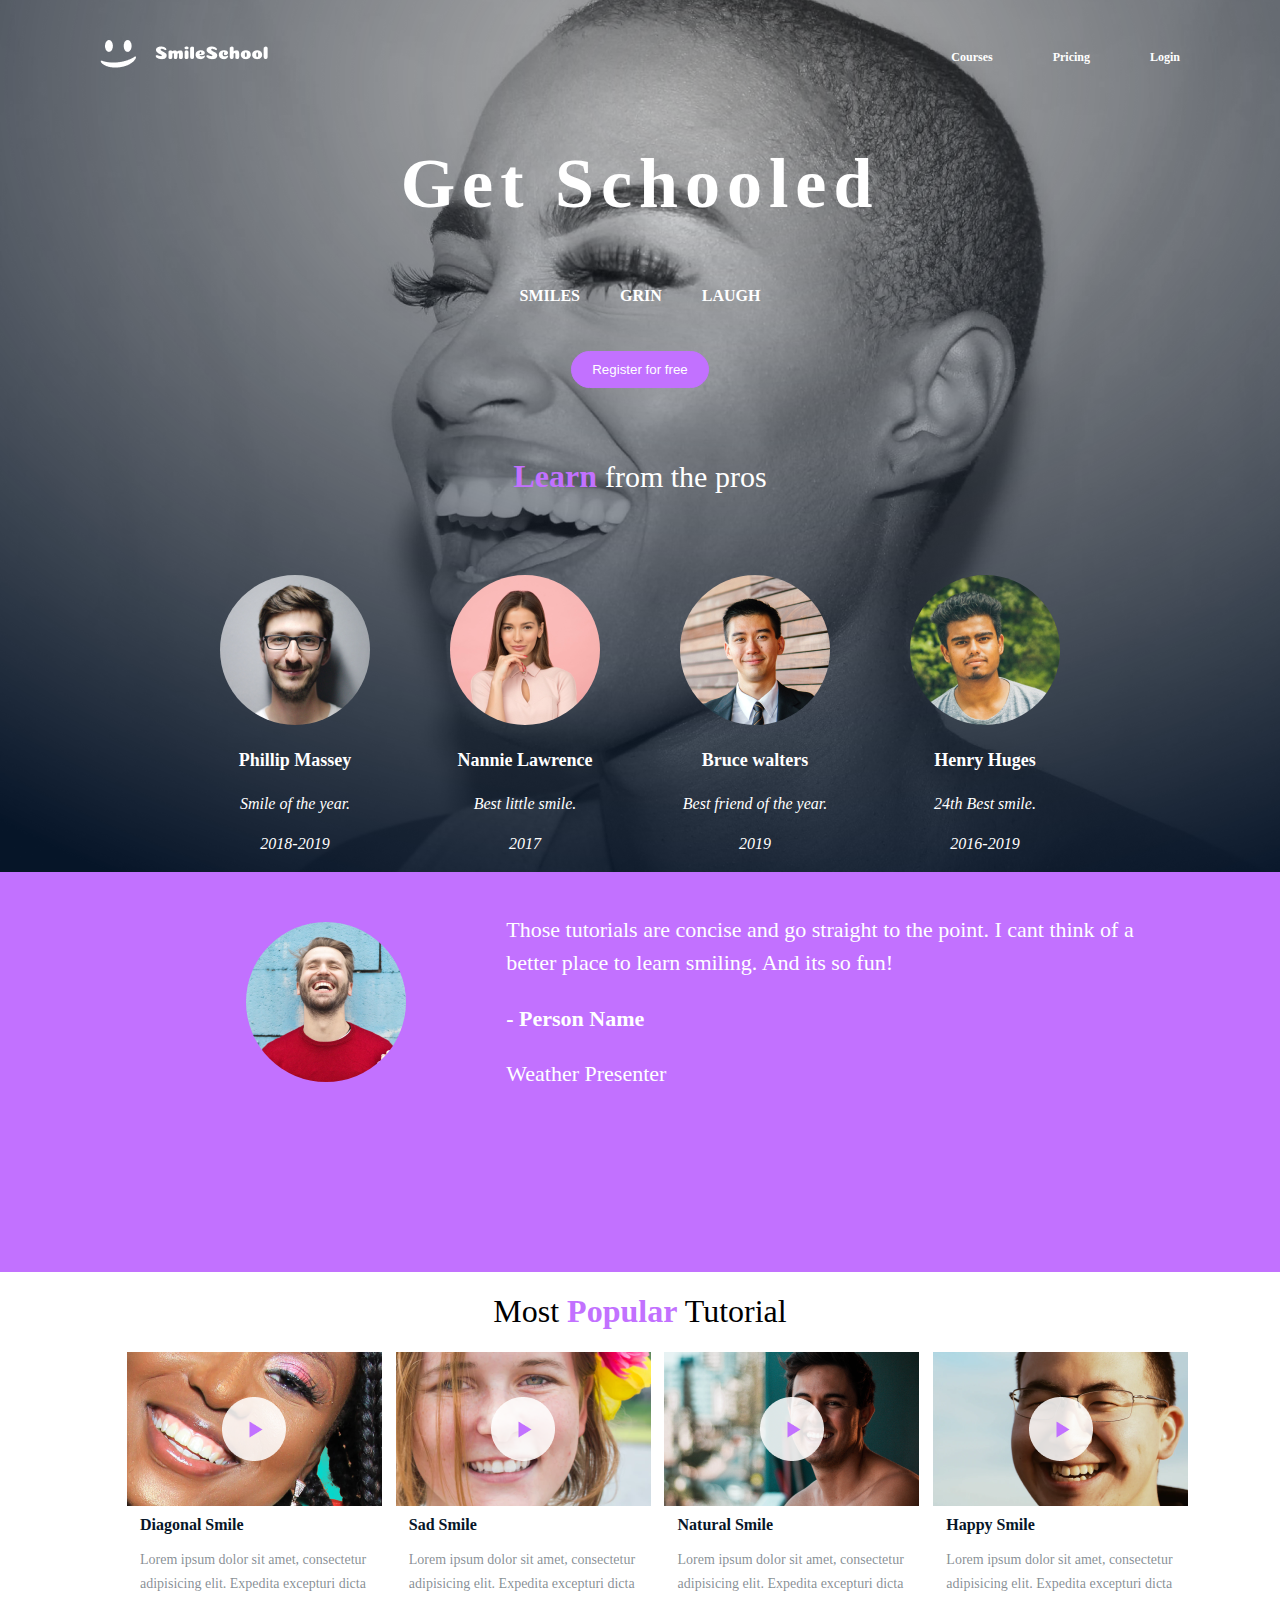
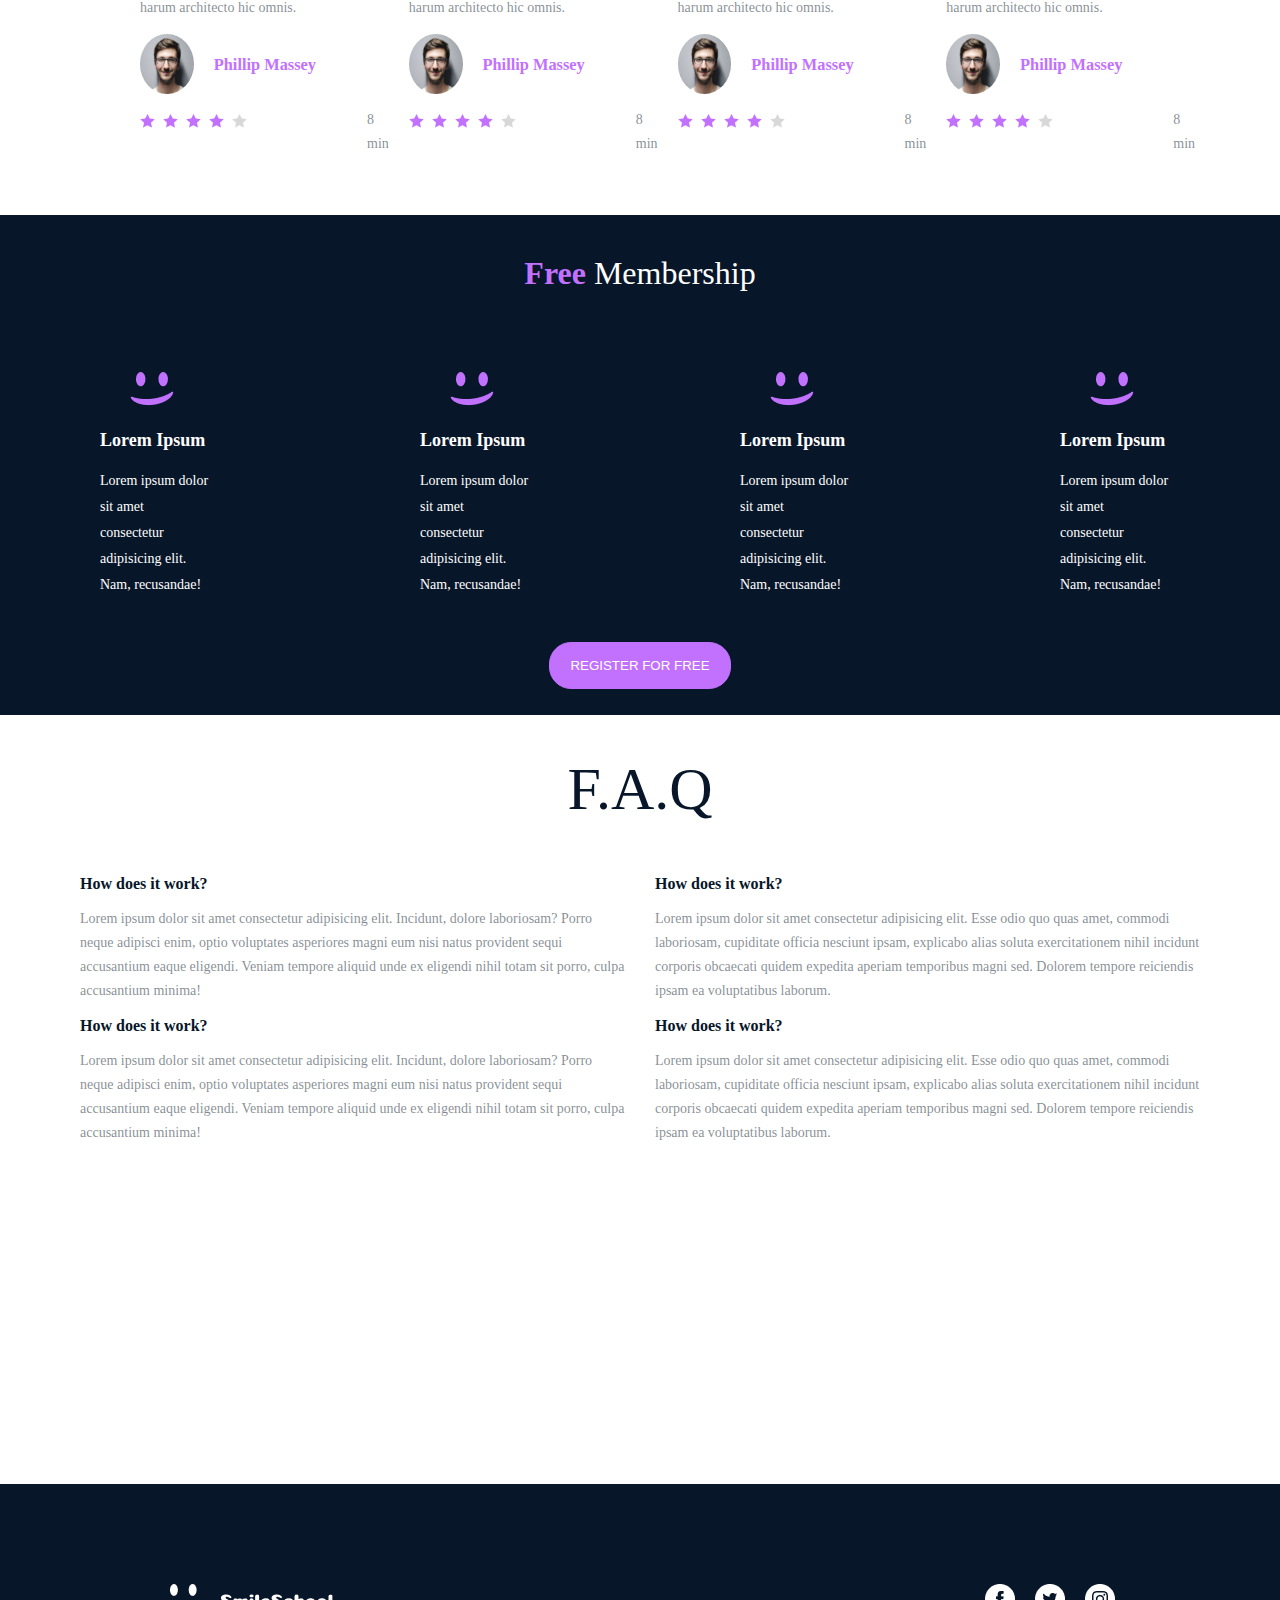
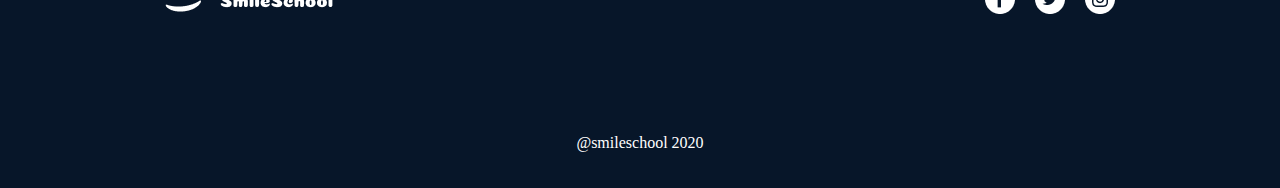
<file: css_advanced/index.html>
<!DOCTYPE html>
<html lang="en">
	<head>
		<title>Get Schooled</title>
		<link rel="stylesheet" href="styles.css" />
		<link
			rel="shortcut icon"
			href="./Images/smile_3.png"
			type="image/x-icon" />
	</head>
	<body>
		<header>
			<div class="nav-menu">
				<a href="">
					<img src="./Images/logo.png" />
				</a>
				<nav class="nav-item">
					<a href="">Courses</a>
					<a href="">Pricing</a>
					<a href="">Login</a>
				</nav>
			</div>
		</header>

		<main>
			<section>
				<div class="section-header">
					<h1>Get Schooled</h1>
					<div class="items">
						<p>SMILES</p>
						<p>GRIN</p>
						<p>LAUGH</p>
					</div>
					<button class="button">Register for free</button>
				</div>

				<div class="section-Pros">
					<h1>
						<span
							style="
								color: #c271ff;
								font-family: Source Sans Pro;
								font-size: 32px;
								font-style: normal;
								font-weight: 700;
								line-height: normal;
							"
							>Learn
						</span>
						from the pros
					</h1>
					<div class="image-container">
						<div>
							<img
								class="image-of-pros"
								src="./Images/image-1.png"
								alt="Image of Phllip" />
							<h3>Phillip Massey</h3>
							<p>Smile of the year.</p>
							<p>2018-2019</p>
						</div>
						<div>
							<img
								class="image-of-pros"
								src="./Images/image-2.png"
								alt="Image of Nannie " />
							<h3>Nannie Lawrence</h3>
							<p>Best little smile.</p>
							<p>2017</p>
						</div>
						<div>
							<img
								class="image-of-pros"
								src="./Images/image-3.png"
								alt="Image of Bruce" />
							<h3>Bruce walters</h3>
							<p>Best friend of the year.</p>
							<p>2019</p>
						</div>
						<div>
							<img
								class="image-of-pros"
								src="./Images/image-4.png"
								alt="Image of Henry" />
							<h3>Henry Huges</h3>
							<p>24th Best smile.</p>
							<p>2016-2019</p>
						</div>
					</div>
				</div>
			</section>

			<main>
				<section class="quote">
					<div class="quote-container">
						<img
							class="quote-image"
							src="./Images/image-bitmap.png"
							alt="Quote Image" />

						<div class="quote-block">
							<quote class="quote-text">
								<p>
									Those tutorials are concise and go straight
									to the point. I cant think of a <br />better
									place to learn smiling. And its so fun!
								</p>
								<span class="author">- Person Name</span>
								<p class="quote-footer">Weather Presenter</p>
							</quote>
						</div>
					</div>
				</section>
			</main>

			<!-- POPULAR  -->
			<section class="Popular">
				<h1 class="Popular-title">
					Most
					<span
						style="
							color: #c271ff;
							font-family: Source Sans Pro;
							font-size: 32px;
							font-style: normal;
							font-weight: 700;
							line-height: normal;
						">
						Popular
					</span>
					Tutorial
				</h1>
				<div class="Popular-container">
					<div>
						<div class="my-image-container">
							<img src="./Images/image-bitmap2.png" />
							<img src="./Images/play.png" class="overlay" />
						</div>
						<h1>Diagonal Smile</h1>
						<p>
							Lorem ipsum dolor sit amet, consectetur adipisicing
							elit. Expedita excepturi dicta harum architecto hic
							omnis.
						</p>
						<div class="inner-description">
							<img
								src="./Images/image-1.png"
								class="Popular-image" />
							<h3>Phillip Massey</h3>
						</div>

						<div class="Popular-rating-container">
							<div class="Popular-rating">
								<img src="./Images/rating.png" />
							</div>
							<p>8 min</p>
						</div>
					</div>

					<!-- second image under popular -->
					<div>
						<div class="my-image-container">
							<img src="./Images/image-bitmap3.png" />
							<img src="./Images/play.png" class="overlay" />
						</div>

						<h1>Sad Smile</h1>
						<p>
							Lorem ipsum dolor sit amet, consectetur adipisicing
							elit. Expedita excepturi dicta harum architecto hic
							omnis.
						</p>

						<div class="inner-description">
							<img
								src="./Images/image-1.png"
								class="Popular-image" />
							<h3>Phillip Massey</h3>
						</div>

						<div class="Popular-rating-container">
							<div class="Popular-rating">
								<img src="./Images/rating.png" />
							</div>
							<p>8 min</p>
						</div>
					</div>

					<!-- third image under popular section -->
					<div>
						<div class="my-image-container">
							<img src="./Images/image-bitmap4.png" />
							<img src="./Images/play.png" class="overlay" />
						</div>

						<h1>Natural Smile</h1>
						<p>
							Lorem ipsum dolor sit amet, consectetur adipisicing
							elit. Expedita excepturi dicta harum architecto hic
							omnis.
						</p>

						<div class="inner-description">
							<img
								src="./Images/image-1.png"
								class="Popular-image" />
							<h3>Phillip Massey</h3>
						</div>

						<div class="Popular-rating-container">
							<div class="Popular-rating">
								<img src="./Images/rating.png" />
							</div>
							<p>8 min</p>
						</div>
					</div>

					<!-- Forth image under popular section -->
					<div>
						<div class="my-image-container">
							<img src="./Images/image-bitmap5.png" />
							<img src="./Images/play.png" class="overlay" />
						</div>

						<h1>Happy Smile</h1>
						<p>
							Lorem ipsum dolor sit amet, consectetur adipisicing
							elit. Expedita excepturi dicta harum architecto hic
							omnis.
						</p>

						<div class="inner-description">
							<img
								src="./Images/image-1.png"
								class="Popular-image" />
							<h3>Phillip Massey</h3>
						</div>

						<div class="Popular-rating-container">
							<div class="Popular-rating">
								<img src="./Images/rating.png" />
							</div>
							<p>8 min</p>
						</div>
					</div>
				</div>
			</section>

			<!-- MEMBERSHIP SECTION -->
			<section class="membership">
				<h1>
					<span
						style="
							color: #c271ff;
							text-align: center;
							font-family: Source Sans Pro;
							font-size: 32px;
							font-style: normal;
							font-weight: 700;
							line-height: normal;
						">
						Free</span
					>
					Membership
				</h1>
				<div class="membership-container">
					<div>
						<div>
							<img src="./Images/smile.png" />
						</div>
						<div>
							<h2>Lorem Ipsum</h2>
						</div>
						<div class="membership-description">
							<p>
								Lorem ipsum dolor sit amet <br />consectetur
								adipisicing elit. Nam, recusandae!
							</p>
						</div>
					</div>

					<div>
						<div>
							<img src="./Images/smile_2.png" />
						</div>
						<div>
							<h2>Lorem Ipsum</h2>
						</div>
						<div class="membership-description">
							<p>
								Lorem ipsum dolor sit amet<br />
								consectetur adipisicing elit. Nam, recusandae!
							</p>
						</div>
					</div>

					<div>
						<div>
							<img src="./Images/smile_3.png" />
						</div>
						<div>
							<h2>Lorem Ipsum</h2>
						</div>
						<div class="membership-description">
							<p>
								Lorem ipsum dolor sit amet <br />consectetur
								adipisicing elit. Nam, recusandae!
							</p>
						</div>
					</div>

					<div>
						<div>
							<img src="./Images/smile_3.png" />
						</div>
						<div>
							<h2>Lorem Ipsum</h2>
						</div>
						<div class="membership-description">
							<p>
								Lorem ipsum dolor sit amet <br />consectetur
								adipisicing elit. Nam, recusandae!
							</p>
						</div>
					</div>
				</div>
				<div class="btn">
					<button>REGISTER FOR FREE</button>
				</div>
			</section>

			<!-- F.A.Q SECTION -->
			<section>
				<div class="faq">
					<h1 class="faq-title">F.A.Q</h1>
					<div class="grid-container">
						<div class="row-block1">
							<div class="item-block">
								<h1>How does it work?</h1>
								<p>
									Lorem ipsum dolor sit amet consectetur
									adipisicing elit. Incidunt, dolore
									laboriosam? Porro neque adipisci enim, optio
									voluptates asperiores magni eum nisi natus
									provident sequi accusantium eaque eligendi.
									Veniam tempore aliquid unde ex eligendi
									nihil totam sit porro, culpa accusantium
									minima!
								</p>
							</div>

							<div class="item-block">
								<h1>How does it work?</h1>
								<p>
									Lorem ipsum dolor sit amet consectetur
									adipisicing elit. Incidunt, dolore
									laboriosam? Porro neque adipisci enim, optio
									voluptates asperiores magni eum nisi natus
									provident sequi accusantium eaque eligendi.
									Veniam tempore aliquid unde ex eligendi
									nihil totam sit porro, culpa accusantium
									minima!
								</p>
							</div>
						</div>
						<div class="row-block2">
							<div class="item-block">
								<h1>How does it work?</h1>
								<p>
									Lorem ipsum dolor sit amet consectetur
									adipisicing elit. Esse odio quo quas amet,
									commodi laboriosam, cupiditate officia
									nesciunt ipsam, explicabo alias soluta
									exercitationem nihil incidunt corporis
									obcaecati quidem expedita aperiam temporibus
									magni sed. Dolorem tempore reiciendis ipsam
									ea voluptatibus laborum.
								</p>
							</div>

							<div class="item-block">
								<h1>How does it work?</h1>
								<p>
									Lorem ipsum dolor sit amet consectetur
									adipisicing elit. Esse odio quo quas amet,
									commodi laboriosam, cupiditate officia
									nesciunt ipsam, explicabo alias soluta
									exercitationem nihil incidunt corporis
									obcaecati quidem expedita aperiam temporibus
									magni sed. Dolorem tempore reiciendis ipsam
									ea voluptatibus laborum.
								</p>
							</div>
						</div>
					</div>
				</div>
			</section>
		</main>

		<!-- FOOTERS -->

		<footer class="footer">
			<div class="footer--logo">
				<div>
					<img src="./Images/logo_2.png" />
				</div>
				<div class="footer--icons">
					<a href="#"><img src="./Images/Facebook_White.png" /></a>
					<a href="#"><img src="./Images/Twitter_White.png" /></a>
					<a href="#"><img src="./Images/Instagram_White.png" /></a>
				</div>
			</div>
			<div class="footer--credits">
				<p>@smileschool 2020</p>
			</div>
		</footer>
	</body>
</html>
</file>
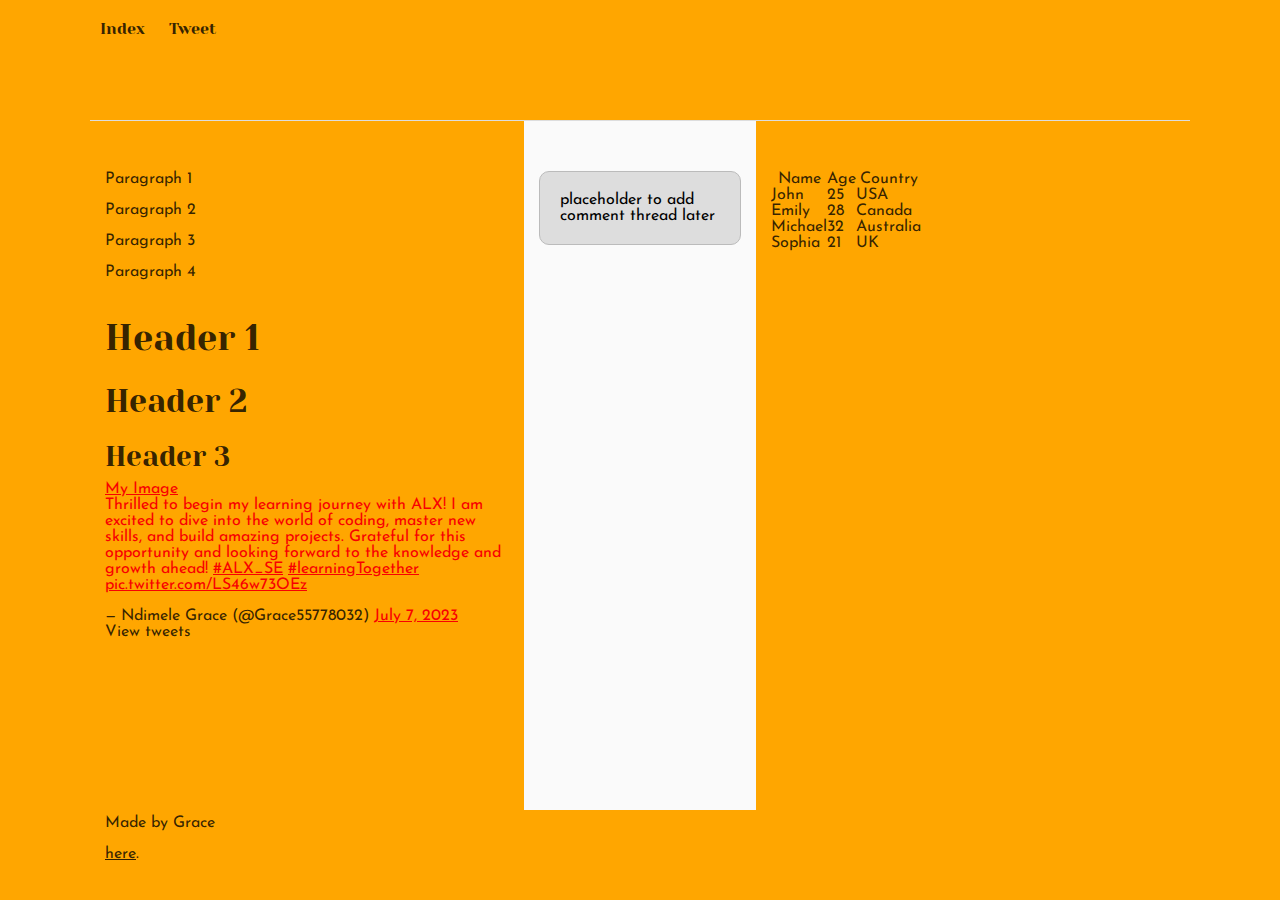
<file: css_basic/index.html>
<!DOCTYPE html>
<html lang="en">
	<head>
		<title>Title</title>
		<link href="base.css" rel="stylesheet">
        <link href="styles.css" rel="stylesheet">
	</head>
	<body class="works_on_smartphone">
		<header>
			<ul>
				<li><a href="index.html">Index</a></li>
				<li><a href="tweets.html">Tweet</a></li>
			</ul>
		</header>

		<main>
			<article>
				<p>Paragraph 1</p>
				<p>Paragraph 2</p>
				<p>Paragraph 3</p>
				<p>Paragraph 4</p>

				<h1>Header 1</h1>
				<h2>Header 2</h2>
				<h3>Header 3</h3>

				<a href="https://www.holbertonschool.com/holberton-logo.png"
					>My Image</a
				>
				<a
					><blockquote class="twitter-tweet">
						<p lang="en" dir="ltr">
							Thrilled to begin my learning journey with ALX! I am
							excited to dive into the world of coding, master new
							skills, and build amazing projects. Grateful for
							this opportunity and looking forward to the
							knowledge and growth ahead!
							<a
								href="https://twitter.com/hashtag/ALX_SE?src=hash&amp;ref_src=twsrc%5Etfw"
								>#ALX_SE</a
							>
							<a
								href="https://twitter.com/hashtag/learningTogether?src=hash&amp;ref_src=twsrc%5Etfw"
								>#learningTogether</a
							>
							<a href="https://t.co/LS46w73OEz"
								>pic.twitter.com/LS46w73OEz</a
							>
						</p>
						&mdash; Ndimele Grace (@Grace55778032)
						<a
							href="https://twitter.com/Grace55778032/status/1677337666474455043?ref_src=twsrc%5Etfw"
							>July 7, 2023</a
						>
					</blockquote>
					<script
						async
						src="https://platform.twitter.com/widgets.js"
						charset="utf-8"></script>
					View tweets</a
				>
			</article>

			<aside>
				<p>placeholder to add comment thread later</p>
			</aside>

			<article>
				<table>
					<thead>
						<tr>
							<th>Name</th>
							<th>Age</th>
							<th>Country</th>
						</tr>
					</thead>

					<tbody>
						<tr>
							<td>John</td>
							<td>25</td>
							<td>USA</td>
						</tr>

						<tr>
							<td>Emily</td>
							<td>28</td>
							<td>Canada</td>
						</tr>

						<tr>
							<td>Michael</td>
							<td>32</td>
							<td>Australia</td>
						</tr>

						<tr>
							<td>Sophia</td>
							<td>21</td>
							<td>UK</td>
						</tr>
					</tbody>
				</table>
			</article>
		</main>

		<footer>
			<p>Made by Grace</p>
			<a href="#" target="_blank">here</a>.
		</footer>
	</body>
</html>
</file>
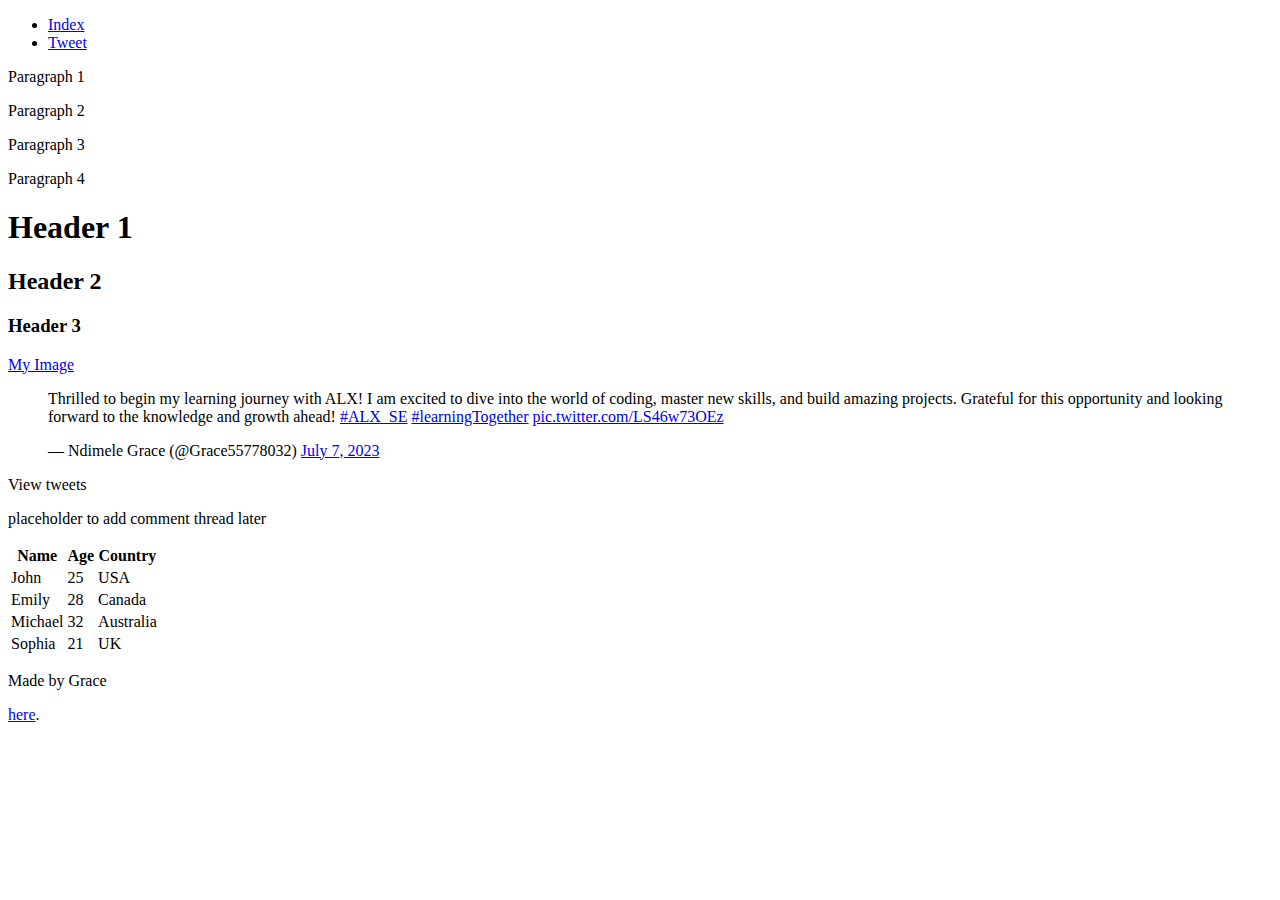
<file: html_basic/index.html>
<!DOCTYPE html>
<html lang="en">
	<head>
		<title>Title</title>
	</head>
	<body>
		<header>
			<ul>
				<li><a href="index.html">Index</a></li>
				<li><a href="tweets.html">Tweet</a></li>
			</ul>
		</header>

		<main>
			<article>
				<p>Paragraph 1</p>
				<p>Paragraph 2</p>
				<p>Paragraph 3</p>
				<p>Paragraph 4</p>

				<h1>Header 1</h1>
				<h2>Header 2</h2>
				<h3>Header 3</h3>

				<a href="https://www.holbertonschool.com/holberton-logo.png"
					>My Image</a
				>
				<a
					><blockquote class="twitter-tweet">
						<p lang="en" dir="ltr">
							Thrilled to begin my learning journey with ALX! I am
							excited to dive into the world of coding, master new
							skills, and build amazing projects. Grateful for
							this opportunity and looking forward to the
							knowledge and growth ahead!
							<a
								href="https://twitter.com/hashtag/ALX_SE?src=hash&amp;ref_src=twsrc%5Etfw"
								>#ALX_SE</a
							>
							<a
								href="https://twitter.com/hashtag/learningTogether?src=hash&amp;ref_src=twsrc%5Etfw"
								>#learningTogether</a
							>
							<a href="https://t.co/LS46w73OEz"
								>pic.twitter.com/LS46w73OEz</a
							>
						</p>
						&mdash; Ndimele Grace (@Grace55778032)
						<a
							href="https://twitter.com/Grace55778032/status/1677337666474455043?ref_src=twsrc%5Etfw"
							>July 7, 2023</a
						>
					</blockquote>
					<script
						async
						src="https://platform.twitter.com/widgets.js"
						charset="utf-8"></script>
					View tweets</a
				>
			</article>

			<aside>
				<p>placeholder to add comment thread later</p>
			</aside>

			<article>
				<table>
					<thead>
						<tr>
							<th>Name</th>
							<th>Age</th>
							<th>Country</th>
						</tr>
					</thead>

					<tbody>
						<tr>
							<td>John</td>
							<td>25</td>
							<td>USA</td>
						</tr>

						<tr>
							<td>Emily</td>
							<td>28</td>
							<td>Canada</td>
						</tr>

						<tr>
							<td>Michael</td>
							<td>32</td>
							<td>Australia</td>
						</tr>

						<tr>
							<td>Sophia</td>
							<td>21</td>
							<td>UK</td>
						</tr>
					</tbody>
				</table>
			</article>
		</main>

		<footer>
			<p>Made by Grace</p>
			<a href="#" target="_blank">here</a>.
		</footer>
	</body>
</html>
</file>
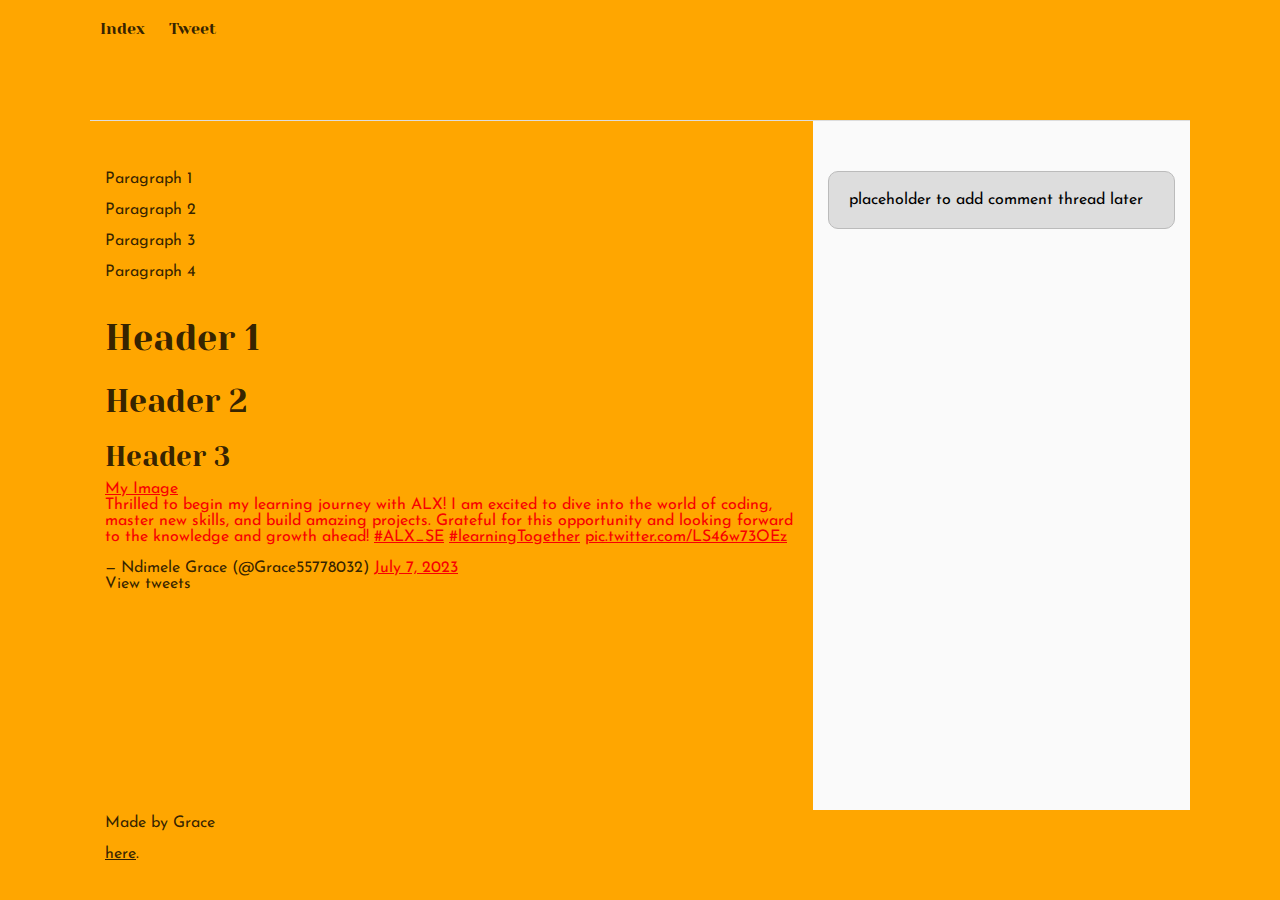
<file: css_basic/tweets.html>
<!DOCTYPE html>
<html lang="en">
	<head>
		<title>My Webpage</title>
		<link href="base.css" rel="stylesheet">
        <link href="styles.css" rel="stylesheet">
	</head>
	<body>
		<header>
			<ul>
				<li><a href="index.html">Index</a></li>
				<li><a href="index.html">Tweet</a></li>
			</ul>
		</header>

		<main>
			<article>
				<p>Paragraph 1</p>
				<p>Paragraph 2</p>
				<p>Paragraph 3</p>
				<p>Paragraph 4</p>

				<h1>Header 1</h1>
				<h2>Header 2</h2>
				<h3>Header 3</h3>

				<a href="https://www.holbertonschool.com/holberton-logo.png"
					>My Image</a
				>
				<a
					><blockquote class="twitter-tweet">
						<p lang="en" dir="ltr">
							Thrilled to begin my learning journey with ALX! I am
							excited to dive into the world of coding, master new
							skills, and build amazing projects. Grateful for
							this opportunity and looking forward to the
							knowledge and growth ahead!
							<a
								href="https://twitter.com/hashtag/ALX_SE?src=hash&amp;ref_src=twsrc%5Etfw"
								>#ALX_SE</a
							>
							<a
								href="https://twitter.com/hashtag/learningTogether?src=hash&amp;ref_src=twsrc%5Etfw"
								>#learningTogether</a
							>
							<a href="https://t.co/LS46w73OEz"
								>pic.twitter.com/LS46w73OEz</a
							>
						</p>
						&mdash; Ndimele Grace (@Grace55778032)
						<a
							href="https://twitter.com/Grace55778032/status/1677337666474455043?ref_src=twsrc%5Etfw"
							>July 7, 2023</a
						>
					</blockquote>
					<script
						async
						src="https://platform.twitter.com/widgets.js"
						charset="utf-8"></script>
					View tweets</a
				>
			</article>

			<aside>
				<p>placeholder to add comment thread later</p>
			</aside>
		</main>

		<footer>
			<p>Made by Grace</p>
			<a href="#" target="_blank">here</a>.
		</footer>
	</body>
</html>
</file>
<file: css_advanced/styles.css>
body{
    padding:0;
    margin: 0;
    background-image: url(./Images/Object.png);
    background-repeat: no-repeat;
}
.nav-menu{
    display: flex;
    justify-content: space-between;
    align-items: center;
    margin: 40px 100px;
}
.nav-item{
    display: flex;
    gap:60px;
}
.nav-item a{
    text-decoration: none;
    color: #FFF;
    font-family: Source Sans Pro;
    font-size: 12px;
    font-style: normal;
    font-weight: 700;
    line-height: normal;
}
a:hover{
    color:orange;
    cursor: pointer;
}

/* MAIN-SECTION */
.section-header{
    text-align: center;
    color: #fff;
    margin-top: 70px;
  
}
.section-header h1{
    font-size: 70px;
    font-weight: 700px;
    letter-spacing:0.1em;
    
}
.items{
    display:flex;
    justify-content: center;
    align-items: center;
    gap: 40px;
}
.items p{
    font-family: Source Sans Pro;
    font-size: 16px;
    font-style: normal;
    font-weight: 700;
    line-height: normal;
}
.button{
    padding: 10px 20px;
    border-radius: 22px;
    background-color: #C271FF;
    color: #fff;
    border: 1px solid #C271FF;
    margin-top: 30px;
}
.section-Pros{
    text-align: center;
    color: #fff;
    margin-top: 70px;
}
.section-Pros h1{
    color: #FFF;
        font-family: Source Sans Pro;
        font-size: 30px;
        font-style: normal;
        font-weight: 300;
        line-height: normal;
}
.image-container{
    display: flex;
    justify-content: center;
    align-items: center;
    gap: 80px;
    margin-top: 80px;
}
.image-of-pros{
    border-radius: 50%;
}
.image-container h3{
    color: #FFF;
        text-align: center;
        font-family: Source Sans Pro;
        font-size: 18px;
        font-style: normal;
        font-weight: 900;
        line-height: 27px;
}
.image-container p{
    color: #FFF;
        text-align: center;
        font-family: Source Sans Pro;
        font-size: 16px;
        font-style: italic;
        font-weight: 400;
        line-height: 24px;
        
}

/* QUOTE STYLING */
.quote{
    background-color: #C271FF;
    width: 100%;
    height: 400px;
}
.quote-container{
    display: flex;
    justify-content: center;
    align-items: center;
    
}
.quote-image{
    border-radius: 50%;
    margin: 50px 100px;
   
}
.quote-text p{
    color: #FFF;
    font-family: Source Sans Pro;
    font-size: 22px;
    font-style: normal;
    font-weight: 400;
    line-height: 33.6px;
    
    
}
.author{
    color: #FFF;
    font-family: Source Sans Pro;
    font-size: 22px;
    font-style: normal;
    font-weight: 700;
    line-height: 33.6px;
}
.quote-footer{
color: #FFF;
font-family: Source Sans Pro;
font-size: 22px;
font-style: italic;
font-weight: 400;
line-height: 33.6px;
}

/* POPULAR STYLING */
.Popular{
    width: 100%;
    height: 500px;
   
}
.Popular-container{
    height: 350px;
    margin-inline:  120px;
    display: flex;
}
.Popular-image {
    border-radius: 50%;
    width:20%;
}
.my-image-container{
    position: relative;
    display: flex;
    justify-content: center;
    align-items: center;
}
.overlay{
    position: absolute;
    z-index: 1;
}
.Popular-title{
    text-align: center;
    font-family: Source Sans Pro;
    font-size: 32px;
    font-style: normal;
    font-weight: 300;
    line-height: normal;
}
.Popular-container h1{
    color: #071629;
    font-family: Source Sans Pro;
    font-size: 16px;
    font-style: normal;
    font-weight: 700;
    line-height: normal;
   margin-left: 20px;
}
.Popular-container p{
    color: rgba(7, 22, 41, 0.50);
    font-family: Source Sans Pro;
    font-size: 14px;
    font-style: normal;
    font-weight: 400;
    line-height: 24px;
    margin-left: 20px;
}

img.Popular-image{
    margin-left: 20px;
}
.inner-description{
    display: flex;
    gap: 20px;
    color: #C271FF;
    font-family: Source Sans Pro;
    font-size: 14px;
    font-style: normal;
    font-weight: 600;
    line-height: 27px;
}
.Popular-rating{
    margin-top: 20px;
    margin-left: 20px;
}
.Popular-rating-container{
    display: flex;
    gap: 100px;
}

/*  MEMBERSHIP SECTION*/
.membership{
    background-color: #071629;
    color: #fff;
    height: 500px;
}
.membership h1{
        font-family: Source Sans Pro;
        font-size: 32px;
        font-style: normal;
        font-weight: 300;
        line-height: normal;
        text-align: center;
        padding-top: 40px;
}
.membership-container{
    display: flex;
    margin-top: 80px;
    gap: 200px;
    margin-inline: 100px;
}
.membership-container img{
    margin-left:30px;
}
.membership-container h2{
    font-family: Source Sans Pro;
    font-size: 18px;
    font-style: normal;
    font-weight: 600;
    line-height: 26px;
}
.membership-description{
        font-family: Source Sans Pro;
        font-size: 14px;
        font-style: normal;
        font-weight: 400;
        line-height: 26px;
}
.btn{
    display: flex;
    justify-content: center;
}
.btn button{
    padding: 15px 20px;
    border-radius: 22px;
    background-color: #C271FF;
    color: #fff;
    border: 1px solid #C271FF;
    margin: 30px;
}
.faq-title{
    color: #071629;
    text-align: center;
    font-family: Source Sans Pro;
    font-size: 60px;
    font-style: normal;
    font-weight: 300;
    line-height: normal;
}
.grid-container{
    display: grid;
    grid-template-columns: 1fr 1fr;
    grid-template-rows: 1fr 1fr;
    gap: 30px;
    margin: 0 80px ;
}
.row-block1 h1{
    color: #071629;
    font-family: Source Sans Pro;
    font-size: 16px;
    font-style: normal;
    font-weight: 700;
    line-height: normal;
}
.row-block1 p{
    color: rgba(7, 22, 41, 0.50);
    font-family: Source Sans Pro;
    font-size: 14px;
    font-style: normal;
    font-weight: 400;
    line-height: 24px;
}
    
.row-block2 h1 {
            color: #071629;
            font-family: Source Sans Pro;
            font-size: 16px;
            font-style: normal;
            font-weight: 700;
            line-height: normal;
}
    
.row-block2 p {
            color: rgba(7, 22, 41, 0.50);
            font-family: Source Sans Pro;
            font-size: 14px;
            font-style: normal;
            font-weight: 400;
            line-height: 24px;
           
        
}

/* FOOTER */
.footer{
    background-color: #071629;
}
.footer--logo{
    padding-block: 100px;
    display: flex;
    justify-content: space-between;
    margin-inline: 165px;
}
.footer--icons{
    display: flex;
    gap: 20px;
}
.footer--credits{
    text-align: center;
    color: white;
    padding-bottom: 20px;
}
</file>
<file: css_basic/base.css>
@import url(https://fonts.googleapis.com/css?family=Yeseva+One);
@import url(https://fonts.googleapis.com/css?family=Josefin+Sans:400,700,700italic,400italic);

html, body{
    height:100%;
    min-height: 100%;
}

html, body, div, span, applet, object, iframe,
h1, h2, h3, h4, h5, h6, p, blockquote, pre,
a, abbr, acronym, address, big, cite, code,
del, dfn, img, ins, kbd, q, s, samp,
small, strike, sub, sup, tt, var,
b, u, i, center,
dl, dt, dd,
fieldset, form, label, legend,
table, caption, tbody, tfoot, thead, tr, th, td,
article, aside, canvas, details, embed, 
figure, figcaption, footer, header, hgroup, 
menu, nav, output, ruby, section, summary,
time, mark, audio, video {
	margin: 0;
	padding: 0;
	border: 0;
	font-size: 100%;
	font: inherit;
	vertical-align: baseline;
}

article, aside, details, figcaption, figure, 
footer, header, hgroup, menu, nav, section {
	display: block;
}
body {
	line-height: 1;
	display: flex;
	flex-direction: column;
}
main{
	display: flex;
	flex-direction: row;
	flex:auto
}
article{
	flex: 2;
}
aside{
	flex:1;
	overflow-y: auto;
}
blockquote, q {
	quotes: none;
}
blockquote:before, blockquote:after,
q:before, q:after {
	content: '';
	content: none;
}
table {
	border-collapse: collapse;
	border-spacing: 0;
}


/* Fonts and colors */

body {
	font-family: 'Josefin Sans', serif;
	color: rgba(0, 0, 0, 0.8);

}
h1, h2, h3, h4, h5, h6, header {
	font-family: 'Yeseva One', sans-serif;
}

header {
	border-bottom: 1px solid rgb(221,221,221);
	transition: border-bottom-color 1s ease;
}
header a {
	color: rgba(0, 0, 0, 0.8);
}
aside {
	background: #FAFAFA;
}
aside p {
	border: 1px solid #bbb;
	background: #ddd;
	color: black;
}
footer a {
	color: rgba(0, 0, 0, 0.8);
}
a {
	color: #F80002;
}


/* Positioning and margins */

@media (min-width: 1100px) {
	body {
		width: 1100px;
		margin: 0 auto;
	}
}

article {
	padding: 50px 15px;
}
article > *:first-child {
	margin-top: 0;
}
aside {
	padding: 50px 15px;
}
header .right {
	float: right;
	margin: 0 10px 15px;
}


/* Header */
header {
	padding: 20px 0;
	height: 80px;
}
header ul {
	list-style: none;
	margin: 0;
	padding: 0;
}
header li {
	display: inline;
	vertical-align:middle;
}
header li:first-child {
	margin: 0;
}
header li a {
	margin: 0 10px;
}
header li.logo {
	font-size: 36px;
}
header a {
	text-decoration: none;
}


/* Aside */

aside p {
	border-radius: 10px;
	padding: 20px 20px;
}


/* Footer */

footer {
	padding: 5px 15px;
	height: 80px;
}


/* Text styles and margins */

p {
	margin-bottom: 15px;
}
h1 {
	font-size: 36px;
	margin: 40px 0 20px;
}
h2 {
	font-size: 32px;
	margin: 30px 0 15px;
}
h3 {
	font-size: 28px;
	margin: 25px 0 10px;
}
h4 {
	font-size: 20px;
	font-weight: bold;
	margin: 20px 0 10px;
}
h5 {
	font-size: 18px;
	font-weight: bold;
	margin: 15px 0 10px;
}
h6 {
	font-weight: bold;
	margin: 5px 0;
}

@media (max-width: 800px) {
  body.works_on_smartphone {
  	display: block;
  }
  body.works_on_smartphone main {
  	display: block;
  }
  header .right {
  	float: none;
  }
}
</file>
<file: css_basic/styles.css>
body{
    background-color:rgb(255, 166, 0);
}
</file>
